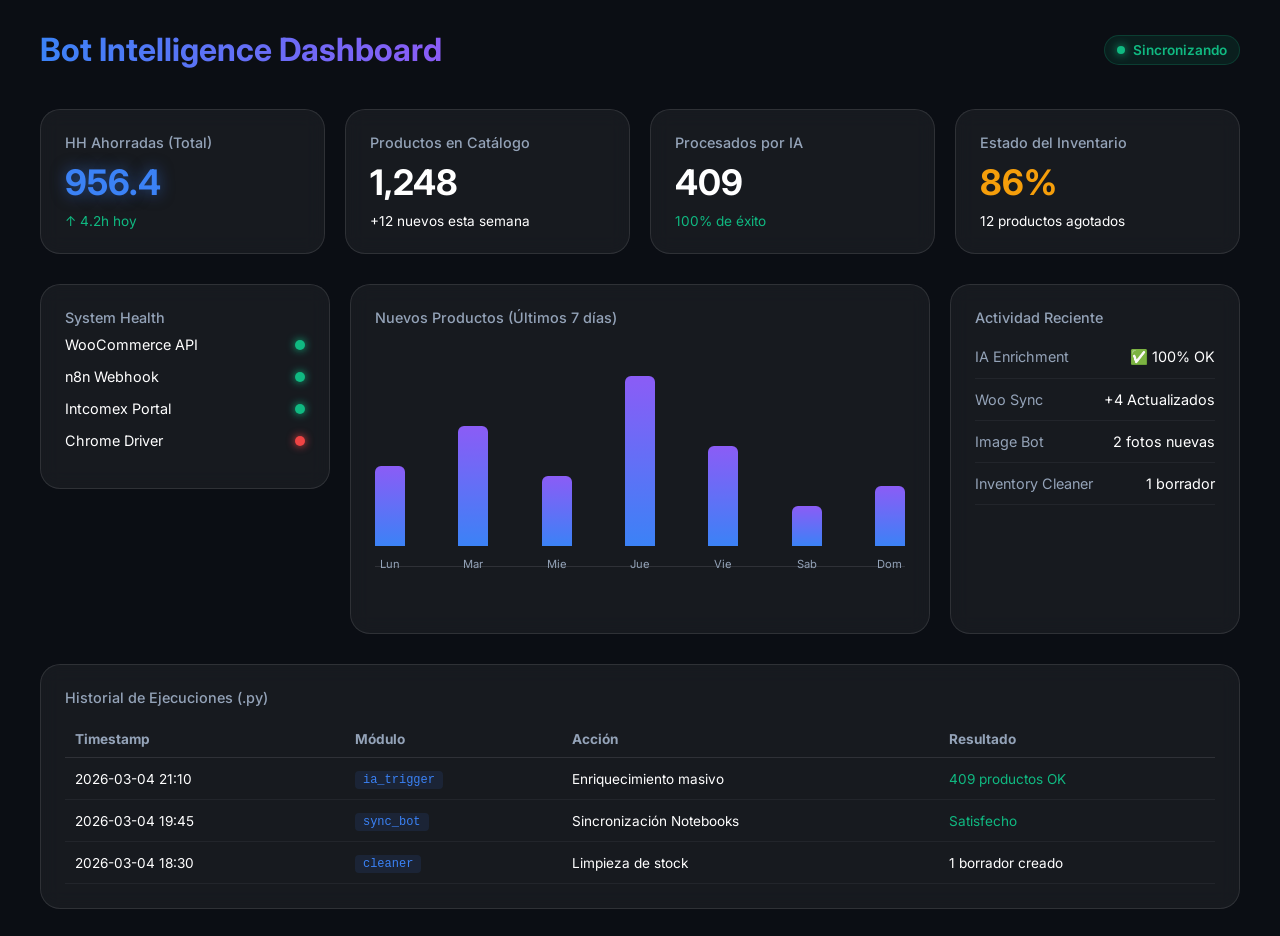
<file: dashboard_mockup.html>
<!DOCTYPE html>
<html lang="es">

<head>
    <meta charset="UTF-8">
    <meta name="viewport" content="width=device-width, initial-scale=1.0">
    <title>Bot Intelligence Dashboard - Mockup</title>
    <link rel="preconnect" href="https://fonts.googleapis.com">
    <link rel="preconnect" href="https://fonts.gstatic.com" crossorigin>
    <link href="https://fonts.googleapis.com/css2?family=Inter:wght@300;400;600;700&display=swap" rel="stylesheet">
    <style>
        :root {
            --bg: #0b0e14;
            --panel: rgba(255, 255, 255, 0.05);
            --accent: #3b82f6;
            --accent-glow: rgba(59, 130, 246, 0.5);
            --text-primary: #ffffff;
            --text-secondary: #94a3b8;
            --success: #10b981;
            --warning: #f59e0b;
        }

        body {
            margin: 0;
            padding: 30px;
            background-color: var(--bg);
            color: var(--text-primary);
            font-family: 'Inter', sans-serif;
            -webkit-font-smoothing: antialiased;
        }

        .dashboard {
            max-width: 1200px;
            margin: 0 auto;
        }

        header {
            display: flex;
            justify-content: space-between;
            align-items: center;
            margin-bottom: 40px;
        }

        h1 {
            font-weight: 700;
            font-size: 2rem;
            margin: 0;
            background: linear-gradient(90deg, #3b82f6, #8b5cf6);
            -webkit-background-clip: text;
            background-clip: text;
            -webkit-text-fill-color: transparent;
        }

        .status-badge {
            background: rgba(16, 185, 129, 0.1);
            color: var(--success);
            padding: 6px 12px;
            border-radius: 20px;
            font-size: 0.85rem;
            font-weight: 600;
            display: flex;
            align-items: center;
            gap: 8px;
            border: 1px solid rgba(16, 185, 129, 0.2);
        }

        .status-dot {
            width: 8px;
            height: 8px;
            background-color: var(--success);
            border-radius: 50%;
            box-shadow: 0 0 10px var(--success);
            animation: pulse 2s infinite;
        }

        @keyframes pulse {
            0% {
                opacity: 1;
            }

            50% {
                opacity: 0.4;
            }

            100% {
                opacity: 1;
            }
        }

        .kpi-grid {
            display: grid;
            grid-template-columns: repeat(auto-fit, minmax(260px, 1fr));
            gap: 20px;
            margin-bottom: 30px;
        }

        .card {
            background: var(--panel);
            backdrop-filter: blur(10px);
            border: 1px solid rgba(255, 255, 255, 0.1);
            border-radius: 20px;
            padding: 24px;
            transition: transform 0.3s ease, border-color 0.3s ease;
        }

        .card:hover {
            transform: translateY(-5px);
            border-color: rgba(59, 130, 246, 0.3);
        }

        .kpi-title {
            color: var(--text-secondary);
            font-size: 0.9rem;
            font-weight: 500;
            margin-bottom: 10px;
        }

        .kpi-value {
            font-size: 2.2rem;
            font-weight: 700;
        }

        .kpi-value.highlight {
            color: var(--accent);
            text-shadow: 0 0 15px var(--accent-glow);
        }

        .kpi-trend {
            margin-top: 10px;
            font-size: 0.85rem;
        }

        .up {
            color: var(--success);
        }

        .charts-container {
            display: grid;
            grid-template-columns: 1fr 2fr 1fr;
            gap: 20px;
        }

        .chart-panel {
            min-height: 300px;
        }

        .mock-bar-chart {
            display: flex;
            align-items: flex-end;
            justify-content: space-between;
            height: 200px;
            margin-top: 20px;
            padding-bottom: 20px;
            border-bottom: 1px solid rgba(255, 255, 255, 0.1);
        }

        .bar {
            width: 30px;
            background: linear-gradient(0deg, var(--accent), #8b5cf6);
            border-radius: 6px 6px 0 0;
            position: relative;
        }

        .bar::after {
            content: attr(data-label);
            position: absolute;
            bottom: -25px;
            left: 50%;
            transform: translateX(-50%);
            font-size: 0.7rem;
            color: var(--text-secondary);
        }

        .side-panel {
            display: flex;
            flex-direction: column;
            gap: 20px;
        }

        .health-item {
            display: flex;
            align-items: center;
            justify-content: space-between;
            margin-bottom: 15px;
            font-size: 0.9rem;
        }

        .health-status {
            width: 10px;
            height: 10px;
            border-radius: 50%;
        }

        .health-ok {
            background: var(--success);
            box-shadow: 0 0 8px var(--success);
        }

        .health-err {
            background: #ef4444;
            box-shadow: 0 0 8px #ef4444;
        }

        .log-section {
            margin-top: 30px;
        }

        .log-table {
            width: 100%;
            border-collapse: collapse;
            font-size: 0.85rem;
            margin-top: 15px;
        }

        .log-table th {
            text-align: left;
            color: var(--text-secondary);
            padding: 10px;
            border-bottom: 1px solid rgba(255, 255, 255, 0.1);
        }

        .log-table td {
            padding: 12px 10px;
            border-bottom: 1px solid rgba(255, 255, 255, 0.05);
        }

        .script-badge {
            background: rgba(59, 130, 246, 0.1);
            color: var(--accent);
            padding: 2px 8px;
            border-radius: 4px;
            font-size: 0.75rem;
            font-family: monospace;
        }

        .recent-activity {
            list-style: none;
            padding: 0;
            margin: 0;
        }

        .activity-item {
            padding: 12px 0;
            border-bottom: 1px solid rgba(255, 255, 255, 0.05);
            display: flex;
            justify-content: space-between;
            font-size: 0.9rem;
        }

        .activity-item span:first-child {
            color: var(--text-secondary);
        }
    </style>
</head>

<body>
    <div class="dashboard">
        <header>
            <h1>Bot Intelligence Dashboard</h1>
            <div class="status-badge">
                <div class="status-dot"></div>
                Sincronizando
            </div>
        </header>

        <main>
            <div class="kpi-grid">
                <div class="card">
                    <div class="kpi-title">HH Ahorradas (Total)</div>
                    <div class="kpi-value highlight">956.4</div>
                    <div class="kpi-trend up">↑ 4.2h hoy</div>
                </div>
                <div class="card">
                    <div class="kpi-title">Productos en Catálogo</div>
                    <div class="kpi-value">1,248</div>
                    <div class="kpi-trend">+12 nuevos esta semana</div>
                </div>
                <div class="card">
                    <div class="kpi-title">Procesados por IA</div>
                    <div class="kpi-value">409</div>
                    <div class="kpi-trend up">100% de éxito</div>
                </div>
                <div class="card">
                    <div class="kpi-title">Estado del Inventario</div>
                    <div class="kpi-value" style="color: var(--warning)">86%</div>
                    <div class="kpi-trend">12 productos agotados</div>
                </div>
            </div>

            <div class="charts-container">
                <!-- PANEL IZQUIERDO: SALUD -->
                <div class="side-panel">
                    <div class="card">
                        <div class="kpi-title">System Health</div>
                        <div class="health-item">
                            <span>WooCommerce API</span>
                            <div class="health-status health-ok"></div>
                        </div>
                        <div class="health-item">
                            <span>n8n Webhook</span>
                            <div class="health-status health-ok"></div>
                        </div>
                        <div class="health-item">
                            <span>Intcomex Portal</span>
                            <div class="health-status health-ok"></div>
                        </div>
                        <div class="health-item">
                            <span>Chrome Driver</span>
                            <div class="health-status health-err"></div>
                        </div>
                    </div>
                </div>

                <!-- CENTRO: GRÁFICO -->
                <div class="card chart-panel">
                    <div class="kpi-title">Nuevos Productos (Últimos 7 días)</div>
                    <div class="mock-bar-chart">
                        <div class="bar" style="height: 40%;" data-label="Lun"></div>
                        <div class="bar" style="height: 60%;" data-label="Mar"></div>
                        <div class="bar" style="height: 35%;" data-label="Mie"></div>
                        <div class="bar" style="height: 85%;" data-label="Jue"></div>
                        <div class="bar" style="height: 50%;" data-label="Vie"></div>
                        <div class="bar" style="height: 20%;" data-label="Sab"></div>
                        <div class="bar" style="height: 30%;" data-label="Dom"></div>
                    </div>
                </div>

                <!-- PANEL DERECHO: ACTIVIDAD -->
                <div class="card">
                    <div class="kpi-title">Actividad Reciente</div>
                    <ul class="recent-activity">
                        <li class="activity-item">
                            <span>IA Enrichment</span>
                            <span>✅ 100% OK</span>
                        </li>
                        <li class="activity-item">
                            <span>Woo Sync</span>
                            <span>+4 Actualizados</span>
                        </li>
                        <li class="activity-item">
                            <span>Image Bot</span>
                            <span>2 fotos nuevas</span>
                        </li>
                        <li class="activity-item">
                            <span>Inventory Cleaner</span>
                            <span>1 borrador</span>
                        </li>
                    </ul>
                </div>
            </div>

            <!-- SECCIÓN DE LOGS DE EJECUCIÓN -->
            <div class="log-section">
                <div class="card">
                    <div class="kpi-title">Historial de Ejecuciones (.py)</div>
                    <table class="log-table">
                        <thead>
                            <tr>
                                <th>Timestamp</th>
                                <th>Módulo</th>
                                <th>Acción</th>
                                <th>Resultado</th>
                            </tr>
                        </thead>
                        <tbody>
                            <tr>
                                <td>2026-03-04 21:10</td>
                                <td><span class="script-badge">ia_trigger</span></td>
                                <td>Enriquecimiento masivo</td>
                                <td class="up">409 productos OK</td>
                            </tr>
                            <tr>
                                <td>2026-03-04 19:45</td>
                                <td><span class="script-badge">sync_bot</span></td>
                                <td>Sincronización Notebooks</td>
                                <td class="up">Satisfecho</td>
                            </tr>
                            <tr>
                                <td>2026-03-04 18:30</td>
                                <td><span class="script-badge">cleaner</span></td>
                                <td>Limpieza de stock</td>
                                <td>1 borrador creado</td>
                            </tr>
                        </tbody>
                    </table>
                </div>
            </div>
        </main>
    </div>
</body>

</html>
</file>
